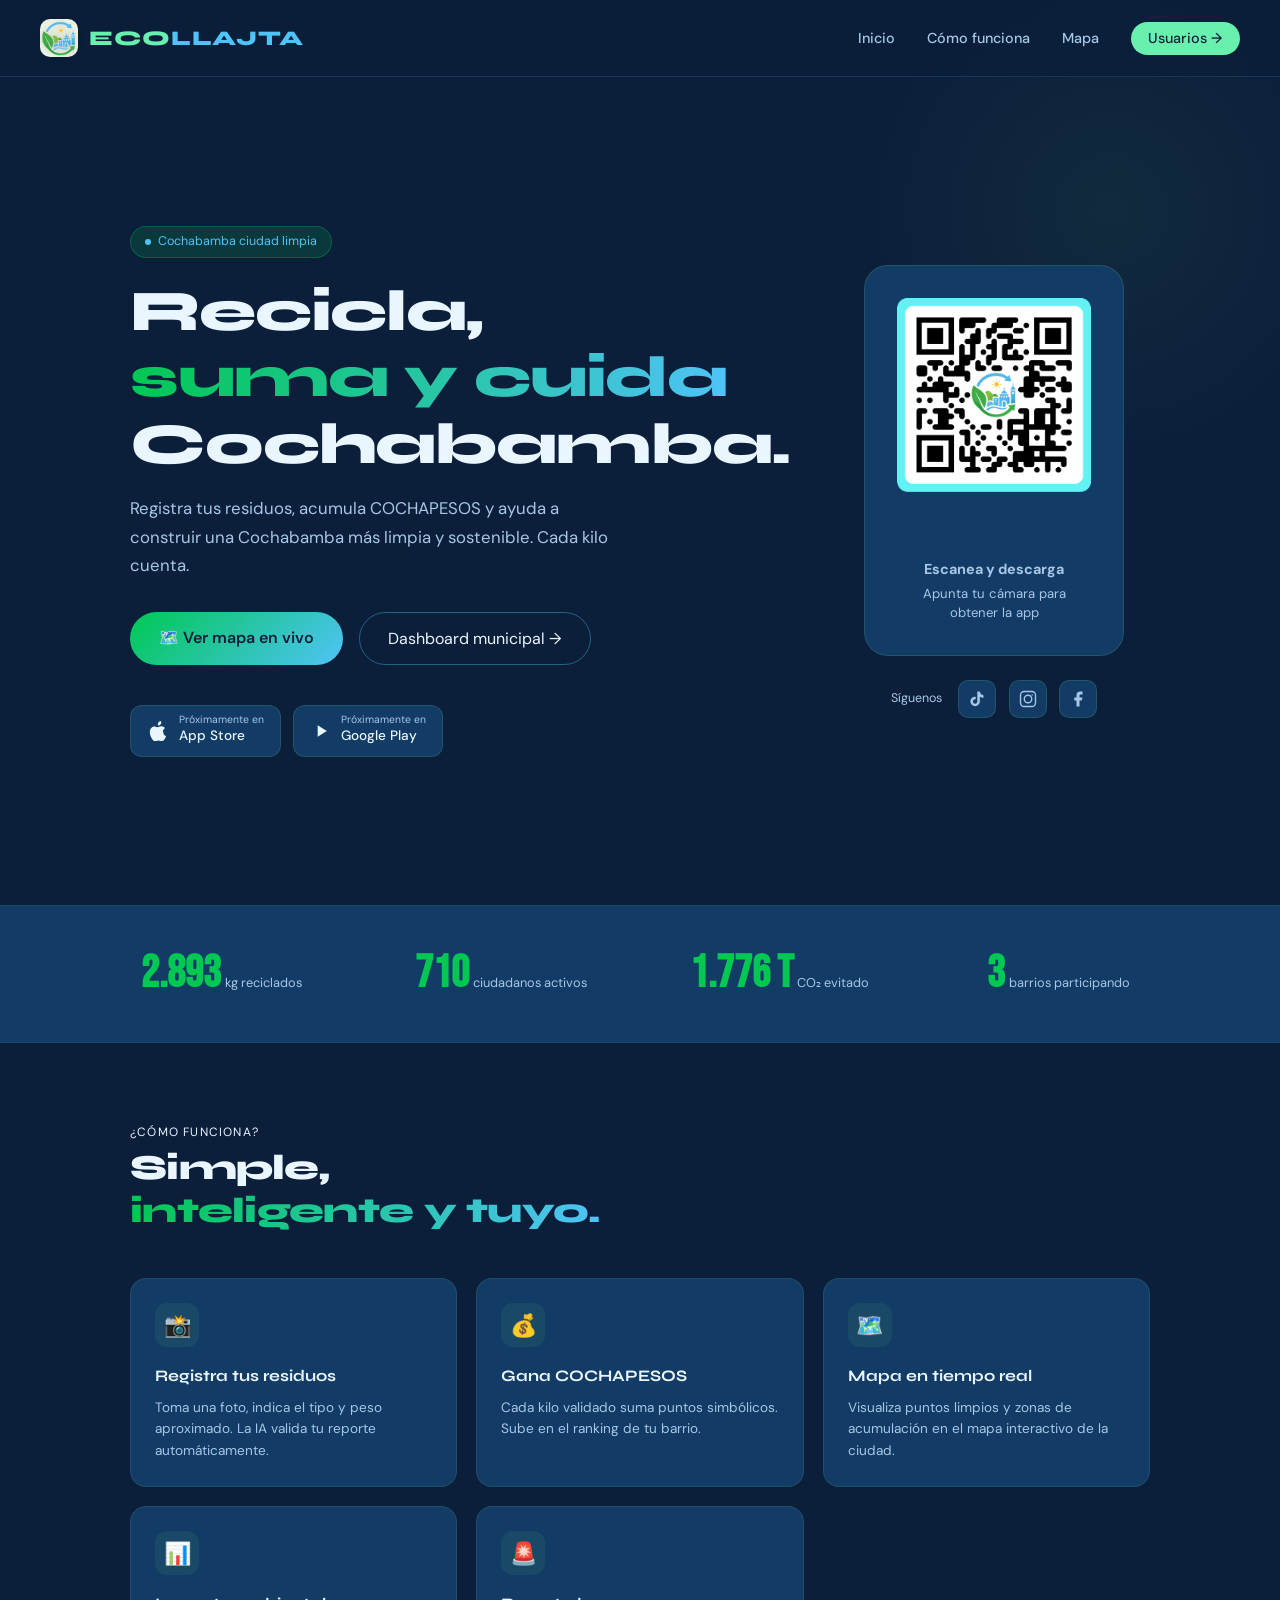
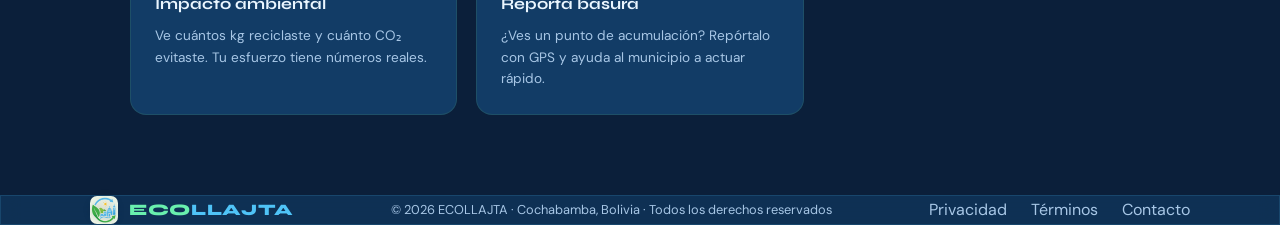
<file: index.html>
<!DOCTYPE html>
<html lang="es">
<head>
  <meta charset="UTF-8" />
  <meta name="viewport" content="width=device-width, initial-scale=1.0" />
  <meta name="description" content="ECOLLAJTA – Recicla, gana puntos y transforma Cochabamba. Plataforma ciudadana de gestión de residuos." />
  <title>ECO-LLAJTA · Cochabamba Recicla</title>
  <link rel="preconnect" href="https://fonts.googleapis.com" />
  <link href="https://fonts.googleapis.com/css2?family=Space+Grotesk:wght@300;400;500;600;700&family=Inter:wght@300;400;500;600&family=Bebas+Neue&display=swap" rel="stylesheet">
  <link rel="stylesheet" href="style.css" />
</head>
<body>

  <!-- ===== NAVEGACIÓN ===== -->
  <nav id="navbar">
    <div class="logo">
      <div class="logo-icon">
        <img src="assets/eco.png" alt="COCHACOIN Logo">
      </div>
      <span class="logo-text">ECO<span>LLAJTA</span></span>
    </div>
    <ul class="nav-links">
      <li><a href="#inicio">Inicio</a></li>
      <li><a href="#como-funciona">Cómo funciona</a></li>
      <li><a href="mapa.html">Mapa</a></li>
      <li><a href="login.html" class="nav-cta">Usuarios →</a></li>
    </ul>
    <button class="nav-toggle" id="navToggle" aria-label="Menú">☰</button>
  </nav>

  <!-- ===== HERO ===== -->
  <section class="hero" id="inicio">
    <div class="hero-content" data-animate>
      <div class="hero-badge">
        <span class="badge-dot"></span>
        Cochabamba ciudad limpia
      </div>
      <h1>Recicla,<br/><em>suma y cuida</em><br/>Cochabamba.</h1>
      <p class="hero-sub">
        Registra tus residuos, acumula COCHAPESOS y ayuda a construir
        una Cochabamba más limpia y sostenible. Cada kilo cuenta.
      </p>
      <div class="hero-actions">
        <a class="btn-primary" href="mapa.html">🗺️ Ver mapa en vivo</a>
        <a class="btn-outline" href="login.html">Dashboard municipal →</a>
      </div>

      <!-- STORE BUTTONS -->
      <div class="stores">
        <a class="store-btn" href="#" title="Próximamente en App Store">
<span class="store-icon">
  <svg viewBox="0 0 384 512" fill="currentColor" aria-hidden="true">
    <path d="M318.7 268c-.2-36.7 16.4-64.4 50-84.8-18.8-27.3-47.9-42.6-87.3-46.3-37.3-3.5-78.3 21.7-93.8 21.7-16.3 0-52.3-21-81.1-21-59.8 1-123.6 47.8-123.6 149.5 0 29.9 5.4 60.7 16.1 92.3 14.3 41.2 66 142.3 119.1 140.6 27.7-.7 47.3-19.7 83.4-19.7 34.9 0 53.1 19.7 83.6 19.7 53.6-.8 100.1-90.4 113.9-131.8-74.5-34.9-71.1-99.5-70.3-99.2zM260.5 80c19.9-24.2 18.1-58.1 5.9-80-22.1 1.6-47.5 15.5-63 35.6-17.1 20.8-21.2 50.3-7.7 78.1 24.2 1.9 46.1-11.4 64.8-33.7z"/>
  </svg>
</span>
          <span class="store-label">
            <small>Próximamente en</small>
            <strong>App Store</strong>
          </span>
        </a>
        <a class="store-btn" href="#" title="Próximamente en Google Play">
<span class="store-icon">
  <svg viewBox="0 0 24 24" fill="currentColor" aria-hidden="true">
    <path d="M8 5v14l11-7z"/>
  </svg>
</span>
          <span class="store-label">
            <small>Próximamente en</small>
            <strong>Google Play</strong>
          </span>
        </a>
      </div>
    </div>

    <!-- QR + SOCIAL -->
    <div class="qr-section" data-animate data-delay="200">
      <div class="qr-card">
        <!-- REEMPLAZA ESTA SECCIÓN CON TU QR REAL -->
<div id="qrContainer">
  <img src="assets/qr.png" alt="QR ECOLLAJTA" style="width:100%;height:100%;object-fit:contain;border-radius:8px;"/>
</div>
        <!-- FIN SECCIÓN QR -->
        <div class="qr-label">
          <strong>Escanea y descarga</strong>
          Apunta tu cámara para obtener la app
        </div>
      </div>

      <!-- REDES SOCIALES -->
      <div class="social-row">
        <span class="social-label">Síguenos</span>
        <!-- TikTok -->
        <a class="social-icon" href="https://tiktok.com/@cochacoin" target="_blank" rel="noopener" title="TikTok">
          <svg width="18" height="18" viewBox="0 0 24 24" fill="currentColor" aria-label="TikTok">
            <path d="M19.59 6.69a4.83 4.83 0 01-3.77-4.25V2h-3.45v13.67a2.89 2.89 0 01-2.88 2.5 2.89 2.89 0 01-2.89-2.89 2.89 2.89 0 012.89-2.89c.28 0 .54.04.79.1V9.01a6.33 6.33 0 00-.79-.05 6.34 6.34 0 00-6.34 6.34 6.34 6.34 0 006.34 6.34 6.34 6.34 0 006.33-6.34V8.88a8.27 8.27 0 004.84 1.55V7a4.85 4.85 0 01-1.07-.31z"/>
          </svg>
        </a>
        <!-- Instagram -->
        <a class="social-icon" href="https://instagram.com/cochacoin" target="_blank" rel="noopener" title="Instagram">
          <svg width="18" height="18" viewBox="0 0 24 24" fill="none" stroke="currentColor" stroke-width="1.8" aria-label="Instagram">
            <rect x="2" y="2" width="20" height="20" rx="5"/>
            <circle cx="12" cy="12" r="5"/>
            <circle cx="17.5" cy="6.5" r="1" fill="currentColor" stroke="none"/>
          </svg>
        </a>
        <!-- Facebook -->
        <a class="social-icon" href="https://facebook.com/cochacoin" target="_blank" rel="noopener" title="Facebook">
          <svg width="18" height="18" viewBox="0 0 24 24" fill="currentColor" aria-label="Facebook">
            <path d="M18 2h-3a5 5 0 00-5 5v3H7v4h3v8h4v-8h3l1-4h-4V7a1 1 0 011-1h3z"/>
          </svg>
        </a>
      </div>
    </div>
  </section>

  <!-- ===== STATS BAR ===== -->
  <div class="stats-bar">
    <div class="stats-inner">
      <div class="stat-item">
        <span class="stat-num" data-count="12400">0</span>
        <span class="stat-desc">kg reciclados</span>
      </div>
      <div class="stat-item">
        <span class="stat-num" data-count="3280">0</span>
        <span class="stat-desc">ciudadanos activos</span>
      </div>
      <div class="stat-item">
        <span class="stat-num" data-count="8200" data-suffix=" T">0</span>
        <span class="stat-desc">CO₂ evitado</span>
      </div>
      <div class="stat-item">
        <span class="stat-num" data-count="14">0</span>
        <span class="stat-desc">barrios participando</span>
      </div>
    </div>
  </div>

  <!-- ===== CÓMO FUNCIONA ===== -->
  <section class="features" id="como-funciona">
    <div class="section-label">¿Cómo funciona?</div>
    <h1 class="section-title">Simple, <br/><em>inteligente y tuyo.</em><br/></h1>
    <div class="features-grid">
      <div class="feature-card" data-animate>
        <div class="feature-icon">📸</div>
        <h3>Registra tus residuos</h3>
        <p>Toma una foto, indica el tipo y peso aproximado. La IA valida tu reporte automáticamente.</p>
      </div>
      <div class="feature-card" data-animate data-delay="100">
        <div class="feature-icon">💰</div>
        <h3>Gana COCHAPESOS</h3>
        <p>Cada kilo validado suma puntos simbólicos. Sube en el ranking de tu barrio.</p>
      </div>
      <div class="feature-card" data-animate data-delay="200">
        <div class="feature-icon">🗺️</div>
        <h3>Mapa en tiempo real</h3>
        <p>Visualiza puntos limpios y zonas de acumulación en el mapa interactivo de la ciudad.</p>
      </div>
      <div class="feature-card" data-animate data-delay="300">
        <div class="feature-icon">📊</div>
        <h3>Impacto ambiental</h3>
        <p>Ve cuántos kg reciclaste y cuánto CO₂ evitaste. Tu esfuerzo tiene números reales.</p>
      </div>
      <div class="feature-card" data-animate data-delay="400">
        <div class="feature-icon">🚨</div>
        <h3>Reporta basura</h3>
        <p>¿Ves un punto de acumulación? Repórtalo con GPS y ayuda al municipio a actuar rápido.</p>
      </div>
      <div class="feature-card" data-animate data-delay="500">
        <div class="feature-icon">🏆</div>
        <h3>Retos por barrio</h3>
        <p>Participa en campañas municipales y compite entre distritos por limpiar más.</p>
      </div>
    </div>
  </section>

  <!-- ===== FOOTER ===== -->
  <footer>
    <div class="footer-inner">
      <div class="logo">
        <div class="logo-icon" style="width:28px;height:28px;font-size:14px;border-radius:7px;">
    <img src="assets/eco.png" alt="COCHACOIN Logo"></div>
        <span class="logo-text" style="font-size:1rem;">ECO<span>LLAJTA</span></span>
      </div>
      <p class="footer-copy">© 2026 ECOLLAJTA · Cochabamba, Bolivia · Todos los derechos reservados</p>
      <div class="footer-links">
        <a href="#">Privacidad</a>
        <a href="#">Términos</a>
        <a href="#">Contacto</a>
      </div>
    </div>
  </footer>

  <script src="main.js"></script>
</body>
</html>
</file>
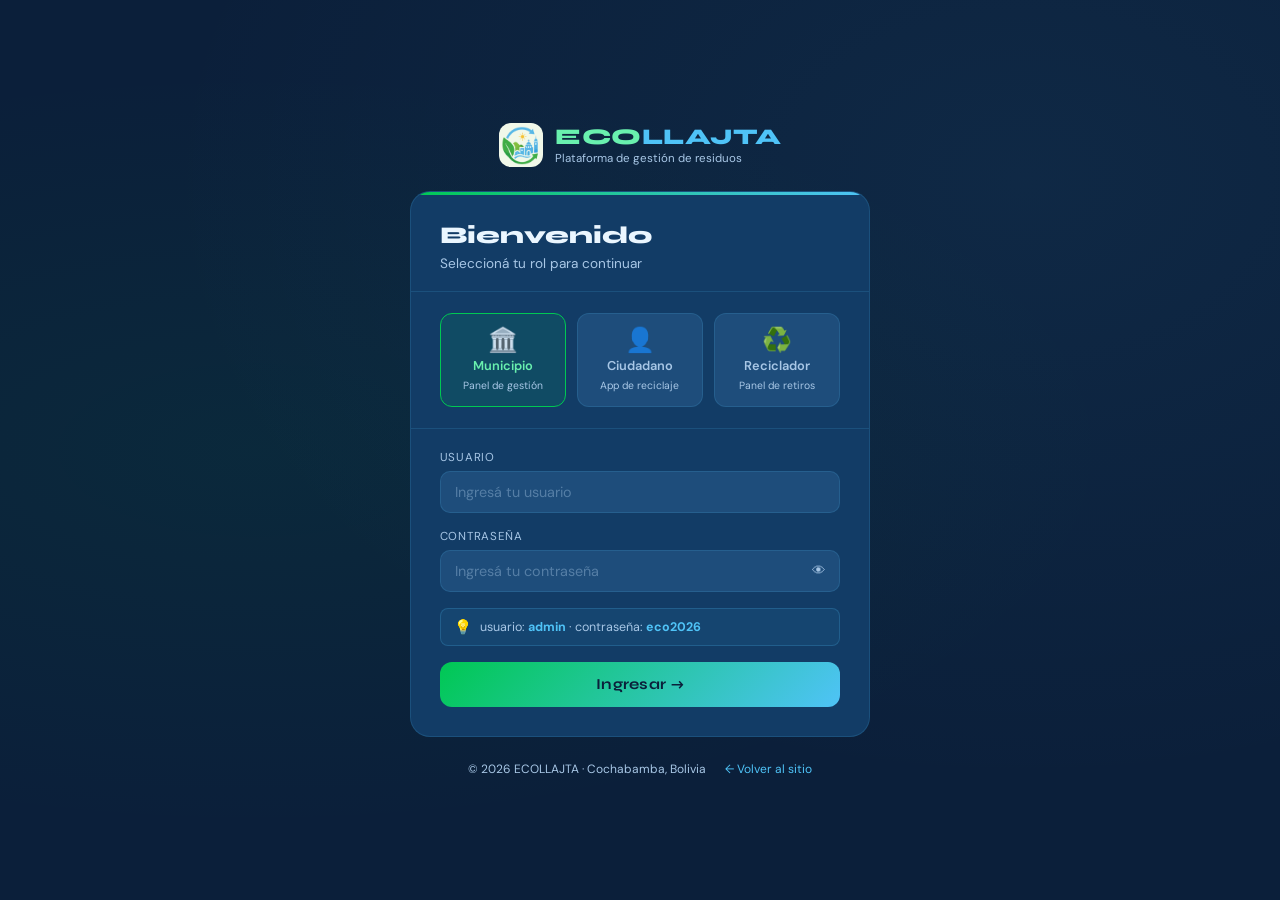
<file: login.html>
<!DOCTYPE html>
<html lang="es">
<head>
  <meta charset="UTF-8" />
  <meta name="viewport" content="width=device-width, initial-scale=1.0" />
  <title>ECO-LLAJTA · Acceso</title>
  <link rel="preconnect" href="https://fonts.googleapis.com" />
  <link href="https://fonts.googleapis.com/css2?family=Syne:wght@400;700;800&family=DM+Sans:wght@300;400;500&display=swap" rel="stylesheet" />
  <link rel="stylesheet" href="login.css" />
</head>
<body>

  <div class="login-bg">
    <div class="login-wrapper">

      <!-- LOGO -->
      <div class="login-logo">
        <div class="login-logo-icon">
          <img src="assets/eco.png" alt="ECOLLAJTA" onerror="this.parentElement.innerHTML='🌿'"/>
        </div>
        <div>
          <span class="login-logo-text">ECO<em>LLAJTA</em></span>
          <span class="login-logo-sub">Plataforma de gestión de residuos</span>
        </div>
      </div>

      <!-- CARD -->
      <div class="login-card">

        <div class="login-card-header">
          <h1 class="login-title">Bienvenido</h1>
          <p class="login-sub">Seleccioná tu rol para continuar</p>
        </div>

        <!-- SELECTOR DE ROL -->
        <div class="rol-grid">
          <button class="rol-btn active" data-rol="municipio">
            <span class="rol-icon">🏛️</span>
            <span class="rol-label">Municipio</span>
            <span class="rol-desc">Panel de gestión</span>
          </button>
          <button class="rol-btn" data-rol="ciudadano">
            <span class="rol-icon">👤</span>
            <span class="rol-label">Ciudadano</span>
            <span class="rol-desc">App de reciclaje</span>
          </button>
          <button class="rol-btn" data-rol="reciclador">
            <span class="rol-icon">♻️</span>
            <span class="rol-label">Reciclador</span>
            <span class="rol-desc">Panel de retiros</span>
          </button>
        </div>

        <!-- FORMULARIO -->
        <div class="login-form">
          <div class="form-group">
            <label for="usuario">Usuario</label>
            <input
              type="text"
              id="usuario"
              placeholder="Ingresá tu usuario"
              autocomplete="username"
            />
          </div>
          <div class="form-group">
            <label for="password">Contraseña</label>
            <div class="pass-wrap">
              <input
                type="password"
                id="password"
                placeholder="Ingresá tu contraseña"
                autocomplete="current-password"
              />
              <button class="pass-toggle" id="passToggle" type="button" aria-label="Mostrar contraseña">👁</button>
            </div>
          </div>

          <!-- CREDENCIALES DEMO -->
          <div class="demo-hint" id="demoHint">
            <span class="demo-hint-icon">💡</span>
            <span id="demoHintText">usuario: <strong>admin</strong> · contraseña: <strong>eco2026</strong></span>
          </div>

          <!-- ERROR -->
          <div class="login-error" id="loginError">
            ✕ Usuario o contraseña incorrectos
          </div>

          <!-- BOTÓN -->
          <button class="btn-login" id="btnLogin">
            Ingresar →
          </button>
        </div>

      </div>

      <!-- FOOTER -->
      <p class="login-footer">
        © 2026 ECOLLAJTA · Cochabamba, Bolivia
        <a href="index.html">← Volver al sitio</a>
      </p>

    </div>
  </div>

  <script src="login.js"></script>
</body>
</html>
</file>
<file: style.css>
/* =========================================
   COCHACOIN – style.css
   Futurista orgánico · Paleta ecológica
   ========================================= */

@import url('https://fonts.googleapis.com/css2?family=Syne:wght@400;700;800&family=DM+Sans:wght@300;400;500&display=swap');

/* ===== VARIABLES ===== */
:root {
  --verde-principal: #00C853;
  --verde-suave:     #69F0AE;
  --azul-oscuro:     #0B1F3A;
  --azul-medio:      #123C66;
  --celeste:         #4FC3F7;

  --bg:       #0B1F3A;
  --surface:  #123C66;
  --surface2: #1E4D7B;

  --text:  #EAF6FF;
  --muted: #A8C7E6;

  --font-display: 'Syne', sans-serif;
  --font-body:    'DM Sans', sans-serif;

  --radius-sm: 10px;
  --radius-md: 16px;
  --radius-lg: 24px;
}

/* ===== RESET ===== */
*, *::before, *::after {
  box-sizing: border-box;
  margin: 0;
  padding: 0;
}

html { scroll-behavior: smooth; }

body {
  font-family: var(--font-body);
  background: var(--bg);
  color: var(--text);
  min-height: 100vh;
  overflow-x: hidden;
  line-height: 1.6;
}

a { text-decoration: none; color: inherit; }

/* ===== NAVBAR ===== */
#navbar {
  display: flex;
  align-items: center;
  justify-content: space-between;
  padding: 1.2rem 2.5rem;
  border-bottom: 1px solid rgba(79,195,247,0.15);
  position: sticky;
  top: 0;
  background: rgba(11,31,58,0.85);
  backdrop-filter: blur(14px);
  -webkit-backdrop-filter: blur(12px);
  z-index: 1000;
}

.logo {
  display: flex;
  align-items: center;
  gap: 0.7rem;
}
.logo-icon {
  width: 38px;
  height: 38px;
    background: #F1F8E9; 
  border-radius: 10px;
  display: flex;
  align-items: center;
  justify-content: center;
  font-size: 20px;
  flex-shrink: 0;
}
.logo-icon img {
  width: 95%;
  height: 95%;
  object-fit: contain;
  filter: drop-shadow(0 0 4px rgba(0,0,0,0.2));
}
.logo-text {
  font-family: var(--font-display);
  font-weight: 800;
  font-size: 1.3rem;
  letter-spacing: 0.04em;
  color: var(--verde-suave);
}
.logo-text span { color: var(--celeste); }

.nav-links {
  display: flex;
  gap: 2rem;
  list-style: none;
}
.nav-links a {
  color: var(--muted);
  font-size: 0.9rem;
  font-weight: 500;
  transition: color 0.2s;
}
.nav-links a:hover { color: var(--celeste); }

.nav-cta {
  background: var(--verde-suave) !important;
  color: var(--bg) !important;
  padding: 0.45rem 1.1rem;
  border-radius: 20px;
  font-weight: 500 !important;
  transition: background 0.2s !important;
}

.nav-toggle {
  display: none;
  background: none;
  border: none;
  color: var(--text);
  font-size: 1.4rem;
  cursor: pointer;
}

/* ===== HERO ===== */
.hero {
  min-height: 92vh;
  display: grid;
  grid-template-columns: 1fr 1fr;
  align-items: center;
  gap: 3rem;
  padding: 4rem 2.5rem;
  max-width: 1100px;
  margin: 0 auto;
}
.hero::before {
  content: '';
  position: absolute;
  top: -40px; right: -80px;
  width: 500px; height: 500px;
  background: radial-gradient(circle, rgba(102,187,106,0.07) 0%, transparent 70%);
  pointer-events: none;
}

/* Animación de entrada */
[data-animate] {
  opacity: 0;
  transform: translateY(24px);
  transition: opacity 0.6s ease, transform 0.6s ease;
}
[data-animate].visible {
  opacity: 1;
  transform: translateY(0);
}

.hero-badge {
  display: inline-flex;
  align-items: center;
  gap: 0.4rem;
  background: rgba(0,200,83,0.15);
  border: 1px solid rgba(0,200,83,0.3);
  color: var(--celeste);
  padding: 0.3rem 0.9rem;
  border-radius: 20px;
  font-size: 0.78rem;
  margin-bottom: 1.5rem;
}
.badge-dot {
  width: 6px; height: 6px;
  background: var(--celeste);
  border-radius: 50%;
  animation: pulse 2s infinite;
}
@keyframes pulse {
  0%, 100% { opacity: 1; }
  50%       { opacity: 0.3; }
}

h1 {
  font-family: var(--font-display);
  font-size: 3.6rem;
  font-weight: 800;
  line-height: 1.05;
  letter-spacing: -0.02em;
  margin-bottom: 1.2rem;
}
h1 br {
  display: block;
  content: "";
  margin-bottom: 6px;
  text-wrap: balance;
}

h1 em {
  font-style: normal;
  background: linear-gradient(90deg, var(--verde-principal), var(--celeste));
  background-clip: text;
  -webkit-background-clip: text;
  color: transparent;
  -webkit-text-fill-color: transparent;
}

.hero-sub {
  color: var(--muted);
  font-size: 1.05rem;
  line-height: 1.7;
  margin-bottom: 2rem;
  max-width: 480px;
}

.hero-actions {
  display: flex;
  gap: 1rem;
  flex-wrap: wrap;
  margin-bottom: 2.5rem;
}

/* ===== BOTONES ===== */
.btn-primary {
  background: linear-gradient(135deg, var(--verde-principal), var(--celeste));
  color: #0B1F3A;
  padding: 0.8rem 1.8rem;
  border-radius: 30px;
  font-weight: 600;
  transition: 0.2s;
}
.btn-primary:hover {   transform: translateY(-2px);
  box-shadow: 0 8px 25px rgba(0,200,83,0.4); }

.btn-outline {
  border: 1px solid rgba(79,195,247,0.4);
  padding: 0.8rem 1.8rem;
  border-radius: 30px;
  color: var(--text);
}
.btn-outline:hover {  border-color: var(--celeste); }

/* ===== STORES ===== */
.stores {
  display: flex;
  gap: 0.75rem;
  flex-wrap: wrap;
}
.store-btn {
  display: flex;
  align-items: center;
  gap: 0.6rem;
  background: var(--surface);
  border: 0.5px solid rgba(102,187,106,0.2);
  border-radius: 12px;
  padding: 0.55rem 1rem;
  color: var(--text);
  transition: border-color 0.2s, transform 0.15s;
}
.store-btn:hover { border-color: var(--verde-claro); transform: translateY(-1px); }
.store-label { display: flex; flex-direction: column; }
.store-label small { font-size: 0.65rem; color: var(--muted); line-height: 1; }
.store-label strong { font-size: 0.85rem; font-weight: 500; }
.store-icon {
  width: 22px;
  height: 22px;
  display: flex;
  align-items: center;
  justify-content: center;
  flex-shrink: 0;
}

.store-icon svg {
  width: 20px;
  height: 20px;
  display: block;
}
/* ===== QR SECTION ===== */
.qr-section {
  display: flex;
  flex-direction: column;
  align-items: center;
  gap: 1.5rem;
}
.qr-card {
  background: var(--surface);
  border: 0.5px solid rgba(102,187,106,0.2);
  border-radius: var(--radius-lg);
  padding: 2rem;
  display: flex;
  flex-direction: column;
  align-items: center;
  gap: 1.2rem;
  width: 260px;
  position: relative;
  overflow: hidden;
}
.qr-card::before {
  content: '';
  position: absolute;
  top: 0; left: 0; right: 0;
  height: 3px;
  background: linear-gradient(90deg, var(--verde-oscuro), var(--verde-claro), var(--azul));
}

/* Placeholder – reemplaza con <img src="tu-qr.png" alt="QR COCHACOIN" width="180" /> */
.qr-placeholder {
  width: 180px;
  height: 180px;
  background: var(--surface2);
  border-radius: var(--radius-md);
  border: 2px dashed rgba(102,187,106,0.3);
  display: flex;
  flex-direction: column;
  align-items: center;
  justify-content: center;
  gap: 0.5rem;
  color: var(--muted);
  font-size: 0.8rem;
  text-align: center;
  padding: 1rem;
}
.qr-placeholder svg { opacity: 0.4; }

.qr-label {
  font-size: 0.82rem;
  color: var(--muted);
  text-align: center;
  line-height: 1.5;
}
.qr-label strong {
  color: var(--verde-claro);
  display: block;
  font-size: 0.9rem;
  margin-bottom: 0.2rem;
}

/* ===== SOCIAL ===== */
.social-row {
  display: flex;
  gap: 0.8rem;
  align-items: center;
}
.social-label {
  font-size: 0.78rem;
  color: var(--muted);
  margin-right: 0.2rem;
}
.social-icon {
  width: 38px;
  height: 38px;
  border-radius: 10px;
  background: var(--surface);
  border: 0.5px solid rgba(102,187,106,0.2);
  display: flex;
  align-items: center;
  justify-content: center;
  color: var(--muted);
  transition: border-color 0.2s, color 0.2s, transform 0.15s;
}
.social-icon:hover {
  border-color: var(--verde-claro);
  color: var(--verde-claro);
  transform: translateY(-2px);
}

/* ===== STATS BAR ===== */
.stats-bar {
  background: var(--surface);
  border-top: 0.5px solid rgba(102,187,106,0.1);
  border-bottom: 0.5px solid rgba(102,187,106,0.1);
  padding: 1.5rem 2.5rem;
}
.stats-inner {
  max-width: 1100px;
  margin: 0 auto;
  display: grid;
  grid-template-columns: repeat(4, 1fr);
  gap: 1rem;
  text-align: center;
}
.stat-item { padding: 0.5rem; }
.stat-num {
  font-family: 'Bebas Neue', sans-serif;
  font-size: 2.8rem;
  font-weight: 800;
  color: var(--verde-principal);
}
.stat-desc { font-size: 0.8rem; color: var(--muted); }

/* ===== FEATURES ===== */
.features {
  padding: 5rem 2.5rem;
  max-width: 1100px;
  margin: 0 auto;
}
.section-label {
  font-size: 0.75rem;
  letter-spacing: 0.1em;
  color: var(--verde-claro);
  text-transform: uppercase;
  margin-bottom: 0.5rem;
}
.section-title {
  font-family: var(--font-display);
  font-size: 2.2rem;
  font-weight: 800;
  margin-bottom: 3rem;
  max-width: 500px;
}
.features-grid {
  display: grid;
  grid-template-columns: repeat(3, 1fr);
  gap: 1.2rem;
}
.feature-card {
  background: var(--surface);
  border: 0.5px solid rgba(102,187,106,0.15);
  border-radius: var(--radius-md);
  padding: 1.5rem;
  transition: border-color 0.2s, transform 0.2s;
}
.feature-card:hover {
  border-color: rgba(102,187,106,0.4);
  transform: translateY(-3px);
}
.feature-icon {
  width: 44px;
  height: 44px;
  background: rgba(102,187,106,0.1);
  border-radius: 12px;
  display: flex;
  align-items: center;
  justify-content: center;
  font-size: 22px;
  margin-bottom: 1rem;
}
.feature-card h3 {
  font-family: var(--font-display);
  font-size: 1rem;
  font-weight: 700;
  margin-bottom: 0.5rem;
}
.feature-card p { font-size: 0.85rem; color: var(--muted); line-height: 1.6; }

/* ===== FOOTER ===== */
footer {
  background: rgba(18,60,102,0.6);
  backdrop-filter: blur(10px);
  border: 1px solid rgba(79,195,247,0.15);
}
.footer-inner {
  max-width: 1100px;
  margin: 0 auto;
  display: flex;
  align-items: center;
  justify-content: space-between;
  flex-wrap: wrap;
  gap: 1rem;
}
.footer-copy { font-size: 0.8rem; color: var(--muted); }
.footer-links { display: flex; gap: 1.5rem; }
.footer-links a {color: var(--muted);}
.footer-links a:hover {color: var(--celeste);}

/* ===== RESPONSIVE ===== */
@media (max-width: 900px) {
  .hero {
    grid-template-columns: 1fr;
    min-height: auto;
    padding: 3rem 1.5rem;
    text-align: center;
  }
  h1 { font-size: 2.6rem; }
  .hero-sub { max-width: 100%; }
  .hero-actions { justify-content: center; }
  .stores { justify-content: center; }
  .qr-section { order: -1; }
  .features-grid { grid-template-columns: repeat(2, 1fr); }
  .stats-inner { grid-template-columns: repeat(2, 1fr); }
}

@media (max-width: 600px) {
  #navbar { padding: 1rem 1.2rem; }
  .nav-links { display: none; flex-direction: column; gap: 1rem; }
  .nav-links.open {
    display: flex;
    position: absolute;
    top: 62px; left: 0; right: 0;
    background: var(--bg);
    padding: 1.5rem 2rem;
    border-bottom: 0.5px solid rgba(102,187,106,0.15);
  }
  .nav-toggle { display: block; }
  h1 { font-size: 2.2rem; }
  .features-grid { grid-template-columns: 1fr; }
  .stats-inner { grid-template-columns: 1fr 1fr; }
  .footer-inner { flex-direction: column; text-align: center; }
}
</file>
<file: login.css>
/* =========================================
   ECOLLAJTA – login.css
   ========================================= */

@import url('https://fonts.googleapis.com/css2?family=Syne:wght@400;700;800&family=DM+Sans:wght@300;400;500&display=swap');

:root {
  --verde-principal: #00C853;
  --verde-suave:     #69F0AE;
  --azul-oscuro:     #0B1F3A;
  --azul-medio:      #123C66;
  --azul-claro:      #1E4D7B;
  --celeste:         #4FC3F7;
  --text:            #EAF6FF;
  --muted:           #A8C7E6;
  --border:          rgba(79,195,247,0.15);
  --border-hover:    rgba(79,195,247,0.4);
  --rojo:            #E53935;
  --font-display:    'Syne', sans-serif;
  --font-body:       'DM Sans', sans-serif;
}

*, *::before, *::after { box-sizing: border-box; margin: 0; padding: 0; }
html { height: 100%; }

body {
  font-family: var(--font-body);
  background: var(--azul-oscuro);
  color: var(--text);
  min-height: 100vh;
  display: flex;
  align-items: center;
  justify-content: center;
}

/* FONDO CON PATRÓN SUTIL */
.login-bg {
  width: 100%;
  min-height: 100vh;
  display: flex;
  align-items: center;
  justify-content: center;
  padding: 2rem 1rem;
  background:
    radial-gradient(ellipse at 20% 50%, rgba(0,200,83,0.06) 0%, transparent 60%),
    radial-gradient(ellipse at 80% 20%, rgba(79,195,247,0.06) 0%, transparent 60%),
    var(--azul-oscuro);
}

.login-wrapper {
  width: 100%;
  max-width: 460px;
  display: flex;
  flex-direction: column;
  align-items: center;
  gap: 1.5rem;
}

/* LOGO */
.login-logo {
  display: flex;
  align-items: center;
  gap: 0.8rem;
}
.login-logo-icon {
  width: 44px;
  height: 44px;
  background: #F1F8E9;
  border-radius: 12px;
  display: flex;
  align-items: center;
  justify-content: center;
  font-size: 22px;
  flex-shrink: 0;
}
.login-logo-icon img {
  width: 90%;
  height: 90%;
  object-fit: contain;
}
.login-logo-text {
  font-family: var(--font-display);
  font-weight: 800;
  font-size: 1.4rem;
  color: var(--verde-suave);
  display: block;
  line-height: 1.1;
  letter-spacing: 0.02em;
}
.login-logo-text em {
  font-style: normal;
  color: var(--celeste);
}
.login-logo-sub {
  font-size: 0.72rem;
  color: var(--muted);
  display: block;
  margin-top: 0.1rem;
}

/* CARD */
.login-card {
  width: 100%;
  background: var(--azul-medio);
  border: 0.5px solid var(--border);
  border-radius: 20px;
  overflow: hidden;
  position: relative;
}
.login-card::before {
  content: '';
  position: absolute;
  top: 0; left: 0; right: 0;
  height: 3px;
  background: linear-gradient(90deg, var(--verde-principal), var(--celeste));
}

.login-card-header {
  padding: 1.8rem 1.8rem 1.2rem;
  border-bottom: 0.5px solid var(--border);
}
.login-title {
  font-family: var(--font-display);
  font-size: 1.5rem;
  font-weight: 800;
  margin-bottom: 0.3rem;
}
.login-sub {
  font-size: 0.85rem;
  color: var(--muted);
}

/* SELECTOR DE ROL */
.rol-grid {
  display: grid;
  grid-template-columns: repeat(3, 1fr);
  gap: 0.7rem;
  padding: 1.3rem 1.8rem;
  border-bottom: 0.5px solid var(--border);
}

.rol-btn {
  background: var(--azul-claro);
  border: 0.5px solid var(--border);
  border-radius: 12px;
  padding: 0.9rem 0.5rem;
  display: flex;
  flex-direction: column;
  align-items: center;
  gap: 0.3rem;
  cursor: pointer;
  transition: border-color 0.2s, background 0.2s, transform 0.15s;
  font-family: var(--font-body);
  color: var(--muted);
  text-align: center;
}
.rol-btn:hover {
  border-color: var(--border-hover);
  color: var(--text);
  transform: translateY(-1px);
}
.rol-btn.active {
  border-color: var(--verde-principal);
  background: rgba(0,200,83,0.1);
  color: var(--verde-suave);
}
.rol-icon  { font-size: 1.5rem; line-height: 1; }
.rol-label { font-size: 0.8rem; font-weight: 600; color: inherit; }
.rol-desc  { font-size: 0.65rem; color: var(--muted); }

/* FORMULARIO */
.login-form {
  padding: 1.3rem 1.8rem 1.8rem;
  display: flex;
  flex-direction: column;
  gap: 1rem;
}

.form-group {
  display: flex;
  flex-direction: column;
  gap: 0.35rem;
}
.form-group label {
  font-size: 0.72rem;
  color: var(--muted);
  text-transform: uppercase;
  letter-spacing: 0.06em;
}
.form-group input {
  background: var(--azul-claro);
  border: 0.5px solid var(--border);
  border-radius: 10px;
  padding: 0.7rem 0.9rem;
  color: var(--text);
  font-family: var(--font-body);
  font-size: 0.9rem;
  outline: none;
  transition: border-color 0.2s;
  width: 100%;
}
.form-group input:focus {
  border-color: var(--celeste);
}
.form-group input::placeholder { color: rgba(168,199,230,0.4); }

.pass-wrap {
  position: relative;
}
.pass-wrap input { padding-right: 2.8rem; }
.pass-toggle {
  position: absolute;
  right: 0.7rem;
  top: 50%;
  transform: translateY(-50%);
  background: none;
  border: none;
  color: var(--muted);
  cursor: pointer;
  font-size: 0.85rem;
  padding: 0.2rem;
  transition: color 0.2s;
}
.pass-toggle:hover { color: var(--text); }

/* HINT DEMO */
.demo-hint {
  display: flex;
  align-items: center;
  gap: 0.5rem;
  background: rgba(79,195,247,0.07);
  border: 0.5px solid rgba(79,195,247,0.2);
  border-radius: 8px;
  padding: 0.55rem 0.8rem;
  font-size: 0.78rem;
  color: var(--muted);
}
.demo-hint-icon { font-size: 0.9rem; flex-shrink: 0; }
.demo-hint strong { color: var(--celeste); }

/* ERROR */
.login-error {
  background: rgba(229,57,53,0.1);
  border: 0.5px solid rgba(229,57,53,0.3);
  border-radius: 8px;
  padding: 0.6rem 0.9rem;
  font-size: 0.82rem;
  color: #ef9a9a;
  display: none;
}
.login-error.visible { display: block; }

/* BOTÓN LOGIN */
.btn-login {
  background: linear-gradient(135deg, var(--verde-principal), var(--celeste));
  color: var(--azul-oscuro);
  font-family: var(--font-display);
  font-weight: 700;
  font-size: 0.95rem;
  padding: 0.85rem;
  border: none;
  border-radius: 12px;
  cursor: pointer;
  transition: opacity 0.2s, transform 0.15s;
  width: 100%;
  letter-spacing: 0.02em;
}
.btn-login:hover   { opacity: 0.9; transform: translateY(-1px); }
.btn-login:active  { transform: translateY(0); }
.btn-login.loading { opacity: 0.6; pointer-events: none; }

/* FOOTER */
.login-footer {
  font-size: 0.75rem;
  color: var(--muted);
  text-align: center;
  display: flex;
  gap: 1.2rem;
  align-items: center;
}
.login-footer a {
  color: var(--celeste);
  text-decoration: none;
  transition: opacity 0.2s;
}
.login-footer a:hover { opacity: 0.75; }

@media (max-width: 480px) {
  .login-card-header { padding: 1.4rem 1.2rem 1rem; }
  .rol-grid          { padding: 1rem 1.2rem; }
  .login-form        { padding: 1rem 1.2rem 1.4rem; }
  .login-title       { font-size: 1.3rem; }
}
</file>
